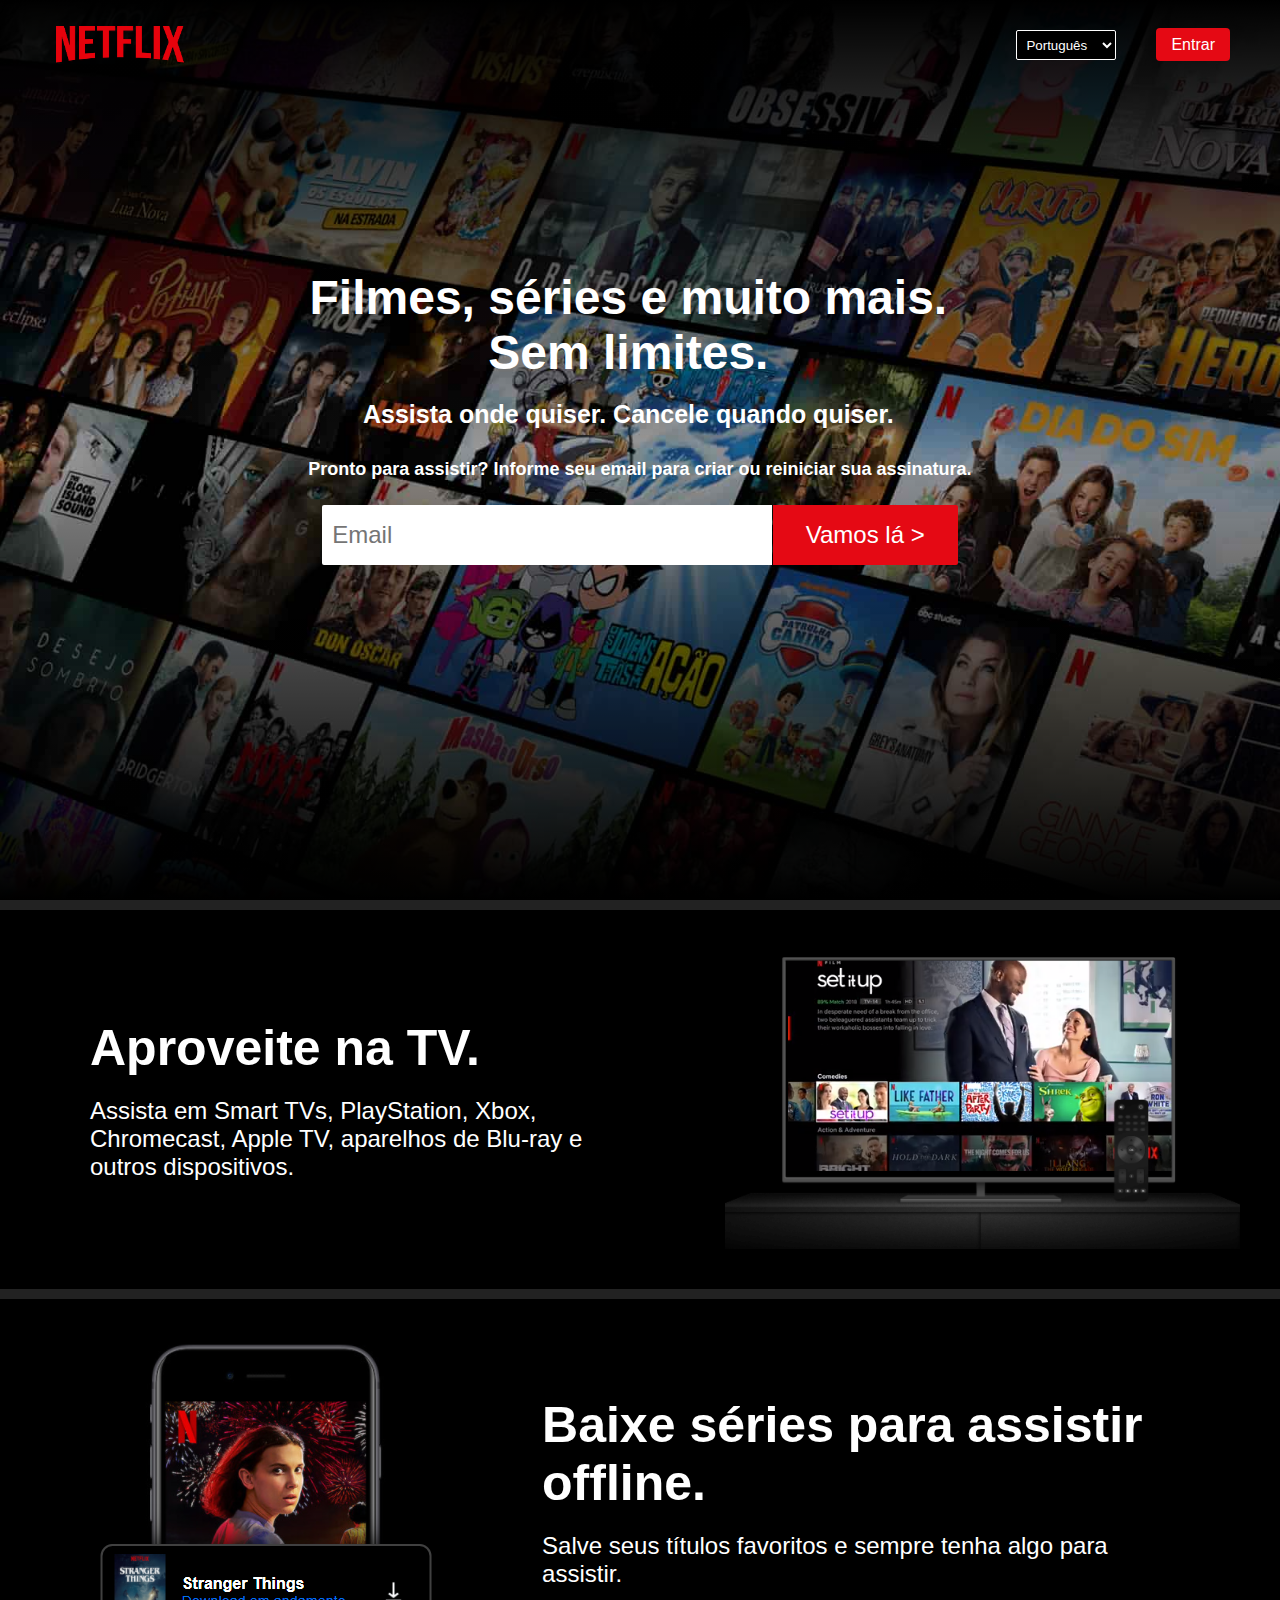
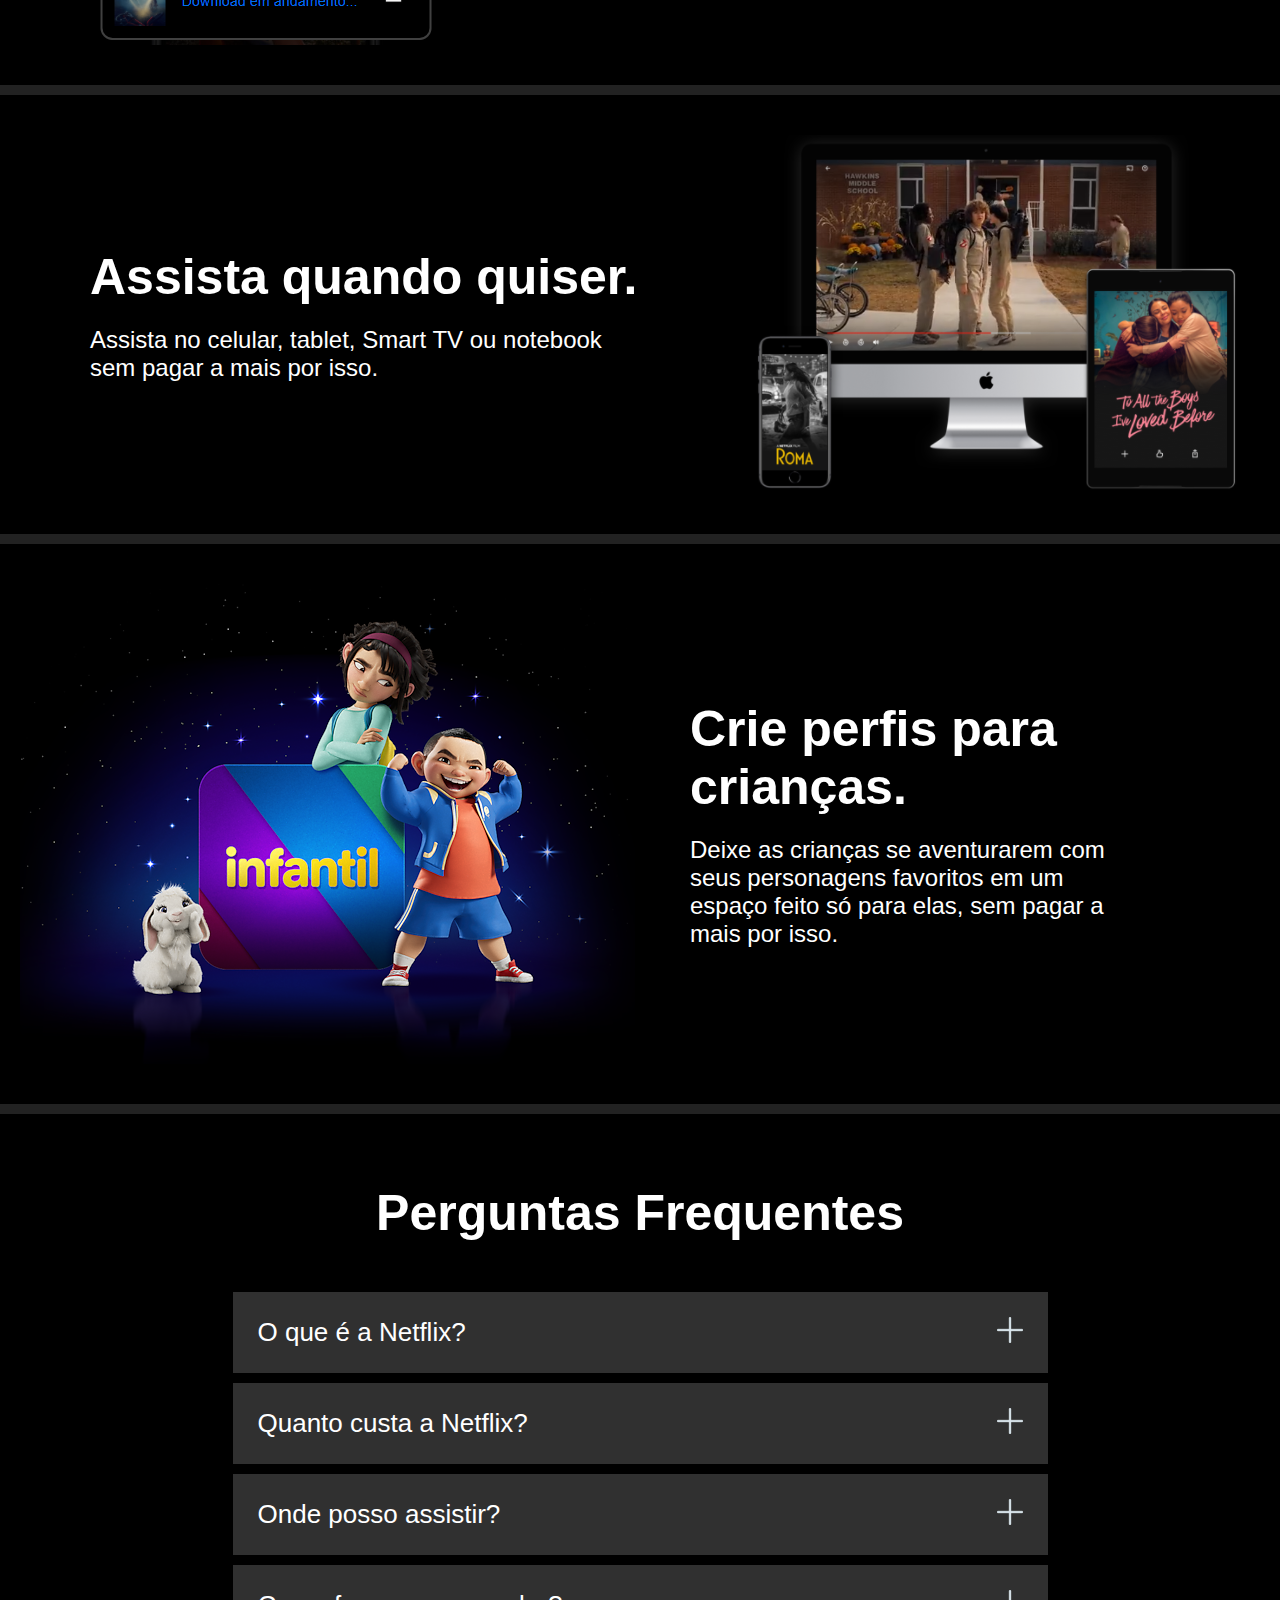
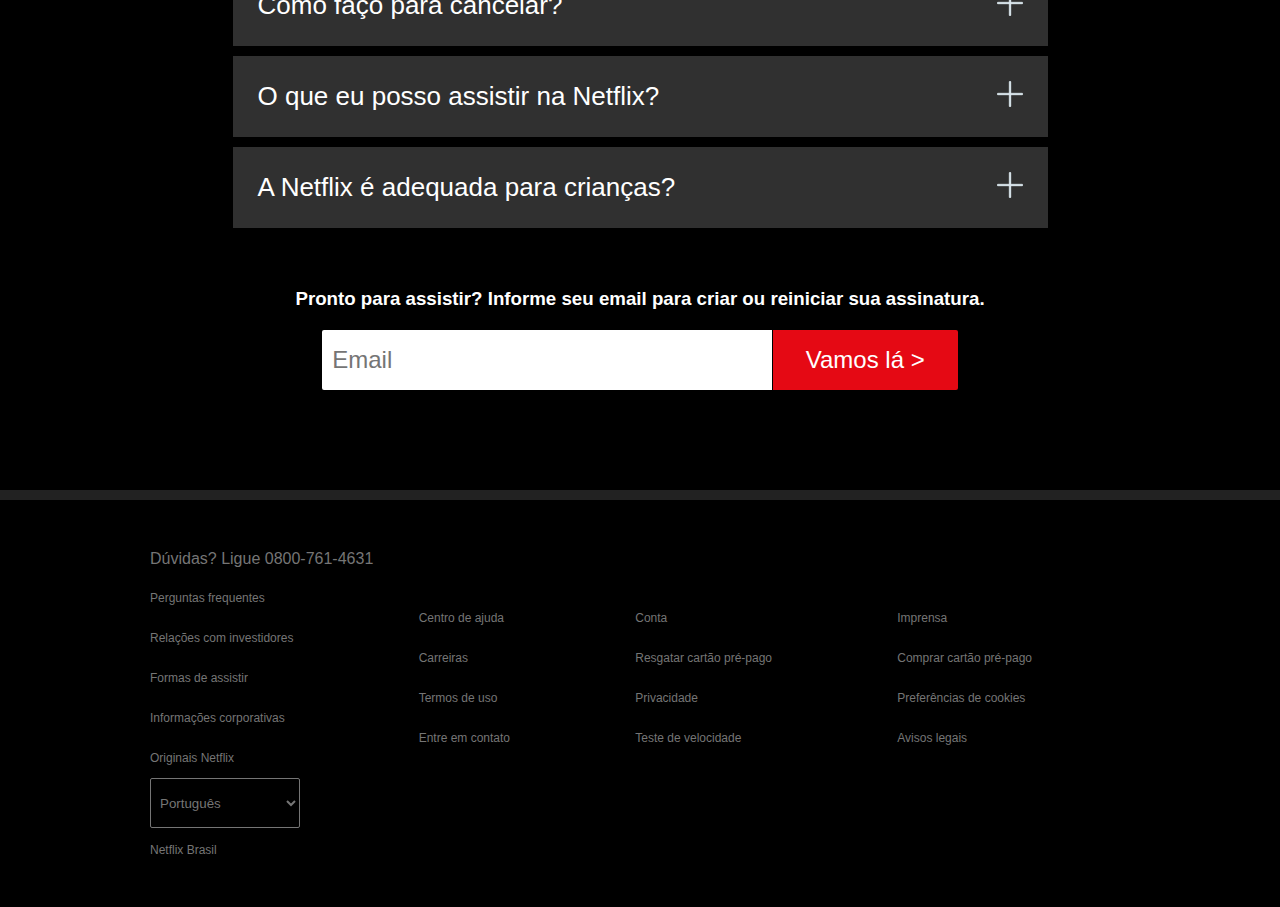
<file: index.html>
<!DOCTYPE html>
<html lang="pt-br">

<head>
    <meta charset="UTF-8">
    <meta http-equiv="X-UA-Compatible" content="IE=edge">
    <meta name="viewport" content="width=device-width, initial-scale=1.0">
    <link rel="shortcut icon" href="./assets/img/netflix-icon.jpg" type="image/x-icon">
    <link rel="stylesheet" href="./css/index.css">

    <title>Netflix Clone</title>
</head>

<body>
    <div class="container-main">
        <header>
            <img src="./assets/img/logo.png" alt="Logo">

            <nav>
                <ul>
                    <li>
                        <select>
                            <option>Português</option>
                            <option>Inglês</option>
                        </select>
                    </li>
                    <li>
                        <a href="login.html">Entrar</a>
                    </li>
                </ul>
            </nav>
        </header>

        <div class="content-main">
            <div class="title-main">
                <h1>Filmes, séries e muito mais. Sem limites.</h1>
                <h2>Assista onde quiser. Cancele quando quiser.</h2>
            </div>

            <h3>Pronto para assistir? Informe seu email para criar ou reiniciar sua assinatura.</h3>

            <form>
                <input type="text" placeholder="Email">
                <button>Vamos lá ></button>
            </form>
        </div>
    </div>

    <section class="devices">
        <div class="device">
            <div class="device-title">
                <h1>Aproveite na TV.</h1>
                <h2>Assista em Smart TVs, PlayStation, Xbox, Chromecast, Apple TV, aparelhos de Blu-ray e outros dispositivos.</h2>
            </div>
            <div class="images">
                <img src="./assets/img/tv.png" class="tv-device">
            </div>
        </div>
        <div class="device">
            <div class="images">
                <img src="./assets/img/mobile.png" class="mobile-device">
            </div>
            <div class="device-title">
                <h1>Baixe séries para assistir offline.</h1>
                <h2>Salve seus títulos favoritos e sempre tenha algo para assistir.</h2>
            </div>
        </div> 
        <div class="device">
            <div class="device-title">
                <h1>Assista quando quiser.</h1>
                <h2>Assista no celular, tablet, Smart TV ou notebook sem pagar a mais por isso.</h2>
            </div>

            <div class="images">
                <img src="./assets/img/pc.png" class="pc-device">
            </div>
        </div>
        <div class="device">
            <div class="images">
                <img src="./assets/img/kids.png" class="mobile-device">
            </div>
            <div class="device-title">
                <h1>Crie perfis para crianças.</h1>
                <h2>Deixe as crianças se aventurarem com seus personagens favoritos em um espaço feito só para elas, sem pagar a mais por isso.</h2>
            </div>
        </div>
    </section>

    <section class="faq">
        <div class="container-faq">
            <h2>Perguntas Frequentes</h2>
            
            <ul>
                <li>
                    O que é a Netflix? <img class="mais" src="./assets/img/mais.png">
                    <div class="resposta">A Netflix é um serviço de streaming que oferece uma ampla variedade de séries, filmes e documentários premiados em milhares de aparelhos conectados à internet.

                        Você pode assistir a quantos filmes e séries quiser, quando e onde quiser – tudo por um preço mensal acessível. Aqui você sempre encontra novidades. A cada semana, adicionamos novas séries e filmes.</div>
                </li>
                <li>
                    Quanto custa a Netflix? <img class="mais" src="./assets/img/mais.png">
                    <div class="resposta">Assista à Netflix no seu celular, tablet, Smart TV, notebook ou aparelho de streaming por uma taxa mensal única. Os planos variam de R$18,90 a R$55,90 por mês. Sem contrato nem taxas extras.</div>
                </li>
                <li>
                    Onde posso assistir? <img class="mais" src="./assets/img/mais.png">
                    <div class="resposta">Assista onde quiser, quando quiser. Faça login com sua conta Netflix em netflix.com para começar a assistir no computador ou em qualquer aparelho conectado à Internet compatível com o aplicativo Netflix, como Smart TVs, smartphones, tablets, aparelhos de streaming e videogames.

                        Você também pode baixar a sua série favorita com o aplicativo Netflix para iOS, Android ou Windows 10. Use downloads para levar a Netflix para onde quiser sem precisar de conexão com a Internet. Leve a Netflix com você para qualquer lugar.</div>
                </li>
                <li>
                    Como faço para cancelar? <img class="mais" src="./assets/img/mais.png">
                    <div class="resposta">A Netflix é flexível. Não há contratos nem compromissos. Você pode cancelar a sua conta na internet com apenas dois cliques. Não há taxa de cancelamento – você pode começar ou encerrar a sua assinatura a qualquer momento.</div>
                </li>
                <li>
                    O que eu posso assistir na Netflix? <img class="mais" src="./assets/img/mais.png">
                    <div class="resposta">A Netflix tem um grande catálogo de filmes, documentários, séries, originais Netflix premiados e muito mais. Assista o quanto quiser, quando quiser.</div>
                </li>
                <li>
                    A Netflix é adequada para crianças? <img class="mais" src="./assets/img/mais.png">
                    <div class="resposta">A Netflix oferece um catálogo específico para crianças, com conteúdos adequados para diferentes faixas etárias. Além disso, é possível criar perfis separados para crianças, com restrições de conteúdo configuradas pelos pais ou responsáveis.</div>
                </li>
            </ul>

            <h3>Pronto para assistir? Informe seu email para criar ou reiniciar sua assinatura.</h3>
            
            <form>
                <input type="text" placeholder="Email">
                <button>Vamos lá ></button>
            </form>
        </div>
    </section>

    <footer>
        <div class="container-footer">
            <p>Dúvidas? Ligue 0800-761-4631</p>
            
            <div class="listas">
                <ul>
                    <li><a href="#">Perguntas frequentes</a></li>
                    <li><a href="#">Relações com investidores</a></li>
                    <li><a href="#">Formas de assistir</a></li>
                    <li><a href="#">Informações corporativas</a></li>
                    <li><a href="#">Originais Netflix</a></li>
                </ul>
                
                <ul>
                    <li><a href="#">Centro de ajuda</a></li>
                    <li><a href="#">Carreiras</a></li>
                    <li><a href="#">Termos de uso</a></li>
                    <li><a href="#">Entre em contato</a></li>
                </ul>
                
                <ul>
                    <li><a href="#">Conta</a></li>
                    <li><a href="#">Resgatar cartão pré-pago</a></li>
                    <li><a href="#">Privacidade</a></li>
                    <li><a href="#">Teste de velocidade</a></li>
                </ul>
                
                <ul>
                    <li><a href="#">Imprensa</a></li>
                    <li><a href="#">Comprar cartão pré-pago</a></li>
                    <li><a href="#">Preferências de cookies</a></li>
                    <li><a href="#">Avisos legais</a></li>
                </ul>
            </div>
            
            <select>
                <option>Português</option>
                <option>Inglês</option>
            </select>
            
            <p>Netflix Brasil</p>
        </div>
    </footer>

    <script src="./js/owl/index.js"></script>
</body>

</html>
</file>
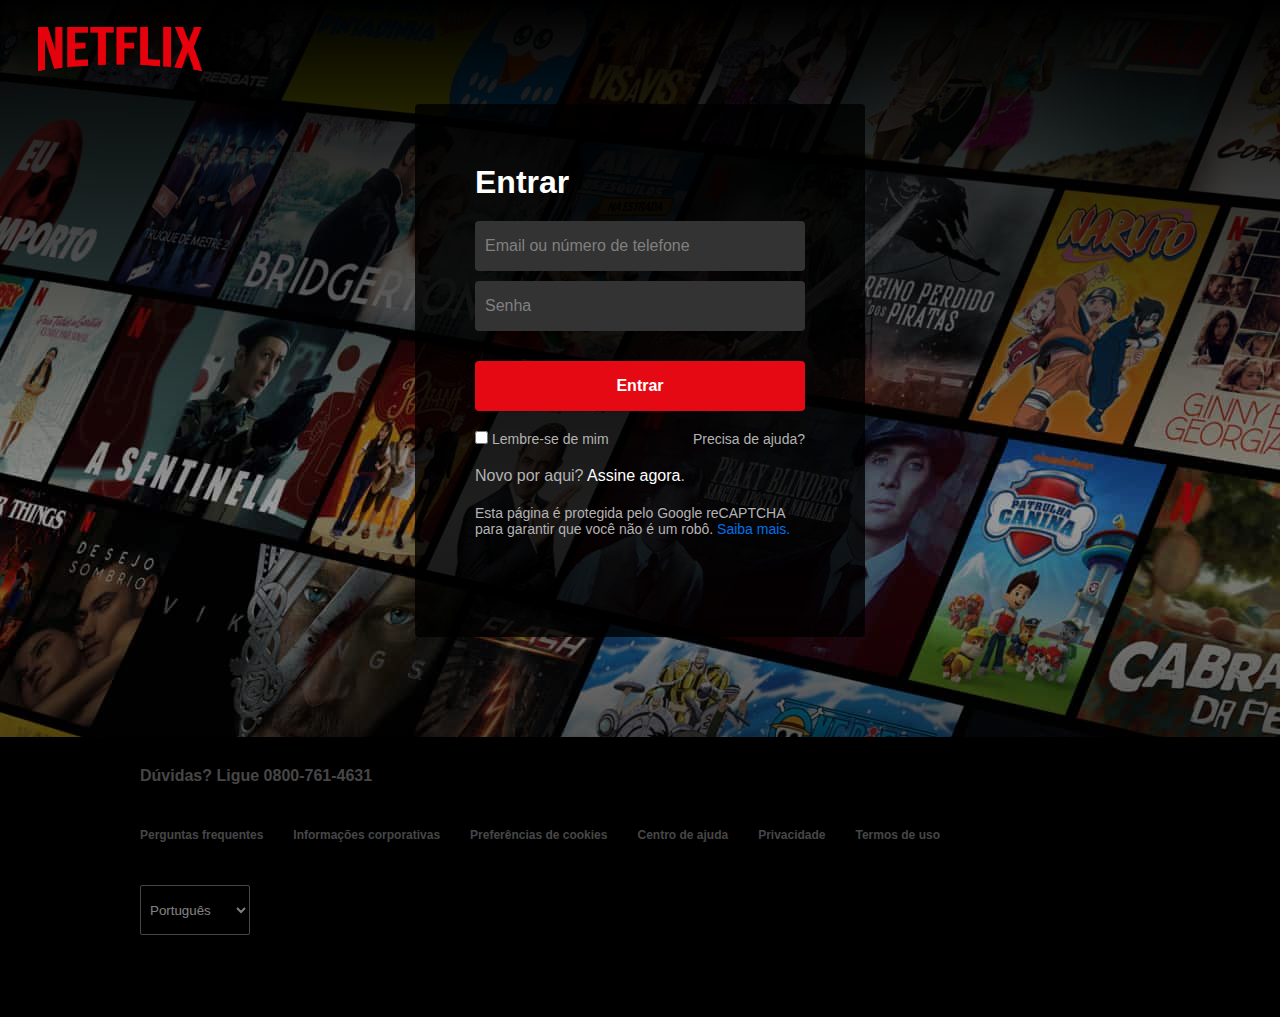
<file: login.html>
<!DOCTYPE html>
<html lang="pt-br">

<head>
    <meta charset="UTF-8">
    <meta http-equiv="X-UA-Compatible" content="IE=edge">
    <meta name="viewport" content="width=device-width, initial-scale=1.0">
    <link rel="shortcut icon" href="./assets/img/netflix-icon.jpg" type="image/x-icon">
    <link rel="stylesheet" href="./css/login.css">
    <title>Netflix Clone</title>
</head>

<body>
    <div class="container">
        <header>
            <img src="./assets/img/logo.png" alt="Logo">
        </header>

        <div class="container-login">
            <h1>Entrar</h1>

            <form action="">
                <input type="text" placeholder="Email ou número de telefone">
                <input type="password" placeholder="Senha">
                <button type="submit" id="btnEntrar">Entrar</button>
            </form>

            <div class="help">
                <div>
                    <input type="checkbox" id="rememberMe">
                    <label for="rememberMe">Lembre-se de mim</label>
                </div>
                <a href="">Precisa de ajuda?</a>
            </div>

            <div class="connect">
                <p>Novo por aqui? <span id="span01">Assine agora</span>.</p>
                <p>
                    Esta página é protegida pelo Google reCAPTCHA para garantir que você não é um robô.
                    <span id="span02">Saiba mais.</span>
                </p>
            </div>
        </div>

        <footer>
            <div class="container-footer">
                <p>Dúvidas? <a href="">Ligue 0800-761-4631</a></p>

                <div class="listas">
                    <ul>
                        <li><a href="">Perguntas frequentes</a></li>
                        <li><a href="">Informações corporativas</a></li>
                        <li><a href="">Preferências de cookies</a></li>
                        <li><a href="">Centro de ajuda</a></li>
                        <li><a href="">Privacidade</a></li>
                        <li><a href="">Termos de uso</a></li>
                    </ul>
                </div>

                <select>
                    <option>Português</option>
                    <option>Inglês</option>
                </select>
            </div>
        </footer>
    </div>
    <script src="./js/login.js"></script>
</body>

</html>
</file>
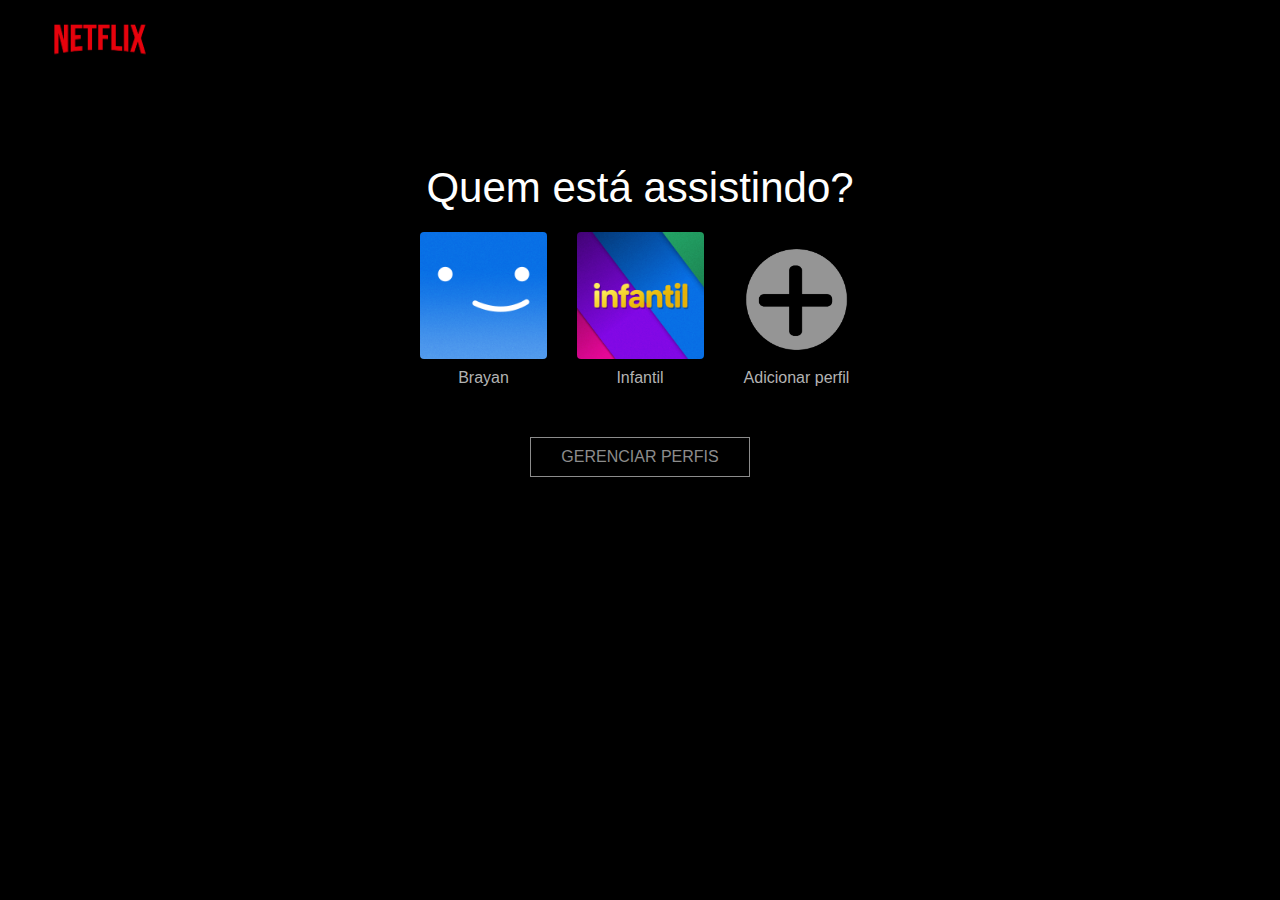
<file: user.html>
<!DOCTYPE html>
<html lang="pt-br">

<head>
    <meta charset="UTF-8">
    <meta http-equiv="X-UA-Compatible" content="IE=edge">
    <meta name="viewport" content="width=device-width, initial-scale=1.0">
    <link rel="shortcut icon" href="./assets/img/netflix-icon.jpg" type="image/x-icon">
    <link rel="stylesheet" href="./css/user.css">
    <title>Netflix Clone</title>
</head>

<body>
    <header>
        <img src="./assets/img/logo.png" alt="Logo">
    </header>

    <div class="container">
        <h1>Quem está assistindo?</h1>

        <div class="card-users">
            <div class="card">
                <a href="home-user.html">
                    <img src="./assets/img/perfil01.png" alt="Perfil 01">
                    <p>Brayan</p>
                </a>
            </div>

            <div class="card">
                <a href="">
                    <img src="./assets/img/perfil02.png" alt="Perfil 02">
                    <p>Infantil</p>
                </a>
            </div>

            <div class="card">
                <a href="">
                    <img src="./assets/img/perfil03.png" alt="Adicionar Perfil">
                    <p>Adicionar perfil</p>
                </a>
            </div>
        </div>

        <a href="">Gerenciar Perfis</a>
    </div>
</body>

</html>
</file>
<file: css/index.css>
*{
    margin: 0;
    padding: 0;
    box-sizing: border-box;
    font-family: sans-serif;
}

:root{
    --red: #E50914;
    --white: #FFFFFF;
    --black: #000000;
    --gray: gray;
}

.container-main{
	background-image: linear-gradient(rgba(0, 0, 0, 1), rgba(0, 0, 0, 0.2), rgba(0, 0, 0, 1)), url('/assets/img/background.jpg');
	background-size: cover;
    display: flex;
    flex-direction: column;
    justify-content: space-between;
    align-items: center;
    height: 100vh;
}

.container-main header {
    display: flex;
    justify-content: space-between;
    width: 100%;
    padding: 20px 50px;
}

.container-main header img{
    width: 140px;
    height: 50px;
}

.container-main header nav{
    display: flex;
    justify-content: flex-end;
}

.container-main header nav ul{
    display: flex;
    justify-content: flex-end;
    align-items: center;
}

.container-main header nav ul li{
    width: 100%;
    list-style: none;
}

.container-main header nav ul li a{
    text-decoration: none;
    padding: 8px 15px;
    background-color: var(--red);
    color: var(--white);
    border-radius: 4px;
}

.container-main header nav ul li select{
    margin-right: 40px;
    height: 30px;
    width: 100px;
    padding: 5px;
    background-color: rgba(0, 0, 0, 1);
    border: 1px solid var(--white);
    color: var(--white);
    border-radius: 2px;
}

.container-main header nav ul li select option{
    background-color: var(--gray);
}

.content-main{
    display: flex;
    flex-direction: column;
    text-align: center;
    height: 70%;
}

.title-main{
    color: var(--white);
    font-size: 24px;
    max-width: 640px;
}

.title-main h2{
    margin-top: 20px;
    font-size: 25px;
}

.content-main h3{
    margin: 30px auto 5px auto;
    color: var(--white);
    font-size: 18px;
}

form{
    color: var(--white);
    text-align: center;
    width: 100%;
}

form input{
    height: 60px;
    width: 450px;
    margin: 20px -4px auto auto;
    font-size: 24px;
    padding: 10px;
    outline: none;
    border: none;
    border-top-left-radius: 2px;
    border-bottom-left-radius: 2px;
}

form button{
    height: 60px;
    width: 185px;
    font-size: 24px;
    background-color: var(--red);
    color: var(--white);
    border: none;
    outline: none;
    cursor: pointer;
    border-top-right-radius: 2px;
    border-bottom-right-radius: 2px;
}

.devices,
.faq{
    background-color: var(--black);
    border-bottom: 10px solid #222;
}

.device{
    display: flex;
    justify-content: center;
    align-items: center;
    border-top: 10px solid #222;
    color: var(--white);
    padding: 40px;
}

.device-title{
    display: flex;
    flex-direction: column;
    align-items: flex-start;
    justify-content: center;
    width: 80%;
    height: 100%;
    padding: 50px;
}

.device-title h1{
    font-size: 50px;
    margin-bottom: 20px;
}

.device-title h2{
    font-size: 24px;
    font-weight: 200;
    width: 90%;
}

.images{
    display: flex;
    align-items: center;
    justify-content: center;
    width: 50%;
}

.container-faq{
    display: flex;
    flex-direction: column;
    justify-content: center;
    align-items: center;
    color: var(--white);
    margin-bottom: 100px;
}

.container-faq h2{
    margin: 70px 0 50px 0;
    font-size: 50px;
}

.container-faq ul{
    margin-bottom: 50px;
}

.container-faq ul li{
    display: flex;
    justify-content: space-between;
    background-color: #303030;
    list-style: none;
    margin-bottom: 10px;
    padding: 25px;
    width: 815px;
    font-size: 26px;
    cursor: pointer;
}

.container-faq ul li img{
    height: 26px;
}

footer{
    background-color: var(--black);
    color: #757575;
}

.container-footer{
    display: flex;
    flex-direction: column;
    justify-content: center;
    align-items: flex-start;
    padding: 50px 150px;
}

.container-footer p:nth-child(1){
    margin-bottom: 10px;
}

.container-footer p:nth-child(4){
    font-size: 12px;
}

footer .listas{
    display: flex;
    flex-wrap: wrap;
    justify-content: space-between;
    align-items: center;
    line-height: 40px;
    width: 90%;
    font-size: 12px;
}

footer .listas ul li{
    list-style: none;
}

footer .listas ul li a{
    text-decoration: none;
    color: #757575;
}

.container-footer select{
    height: 50px;
    width: 150px;
    padding: 5px;
    background-color: rgba(0, 0, 0, 1);
    border: 1px solid #757575;
    color: #757575;
    border-radius: 2px;
    margin-bottom: 15px;
}

.container-footer select option{
    background-color: var(--black);
}

@media (max-width: 450px){
    .container-main{
        background-position: center;
        height: 100vh;
    }

    .container-main header {
        padding: 20px 15px;
    }

    .container-main header img {
        width: 100px;
        height: 35px;
    }

    .container-main header nav ul li select {
        margin-right: 20px;
    }

    .content-main {
        justify-content: end;
        height: 80%;
    }

    .content-main h3 {
        font-size: 17px;
        text-align: center;
        width: 60%;
    }

    .title-main h1 {
        font-size: 32px;
    }

    .title-main h2 {
        margin-top: 20px;
        font-size: 18px;
    }

    form input {
        height: 45px;
        width: 90%;
        margin: 20px 0px 10px auto;
        font-size: 18px;
        border-top-right-radius: 2px;
        border-bottom-right-radius: 2px;
    }

    form button {
        height: 45px;
        width: 140px;
        font-size: 18px;
        border-top-left-radius: 2px;
        border-bottom-left-radius: 2px;
    }

    .device{
        flex-direction: column;
    }

    .device-title {
        align-items: center;
        text-align: center;
        height: 100%;
        width: 100%;
        padding: 0;
    }

    .device-title h1 {
        font-size: 28px;
    }

    .device-title h2 {
        font-size: 18px;
        text-align: center;
    }

    .images{
        width: 100%;
    }
    
    .tv-device{
        width: 360px;
        margin-top: 20px;
    }

    .device:nth-child(2),
    .device:nth-child(4){
        flex-direction: column-reverse;
    }

    .mobile-device{
        width: 290px;
        margin-top: 20px;
    }

    .pc-device{
        width: 290px;
        margin-top: 20px;
    }

    .container-faq h2 {
        font-size: 28px;
    }

    .container-faq ul {
        width: 100%;
    }

    .container-faq ul li{
        width: 100%;
        font-size: 18px;
    }

    .container-faq ul li img {
        height: 18px;
    }

    .container-faq h3 {
        font-size: 17px;
        text-align: center;
        font-weight: 100;
        width: 60%;
    }

    .container-footer {
        padding: 38px 38px;
        font-size: 14px;
    }

}

@media (min-width: 451px) and (max-width: 875px){ 
    .content-main {
        height: 80%;
    }

    .content-main h3 {
        width: 60%;
    }

    .title-main h1 {
        font-size: 34px;
    }

    .title-main h2 {
        margin-top: 20px;
        font-size: 22px;
    }

    form input {
        height: 45px;
        width: 80%;
        margin: 20px 0px 10px auto;
        font-size: 18px;
    }

    form button {
        height: 45px;
        width: 140px;
        font-size: 18px;
    }

    .device{
        flex-direction: column;
    }
    
    .device-title {
        align-items: center;
        text-align: center;
        height: 100%;
        width: 80%;
        padding: 0;
    }
    
    .device-title h1 {
        font-size: 30px;
    }
    
    .device-title h2 {
        font-size: 22px;
        text-align: center;
    }
    
    .images{
        width: 80%;
    }
    
    .tv-device{
        width: 430px;
        margin-top: 20px;
    }
    
    .device:nth-child(2),
    .device:nth-child(4){
        flex-direction: column-reverse;
    }
    
    .mobile-device{
        width: 290px;
        margin-top: 20px;
    }
    
    .pc-device{
        width: 390px;
        margin-top: 20px;
    }
    
    .container-faq h2 {
        font-size: 28px;
    }
    
    .container-faq ul {
        width: 80%;
    }

    .container-faq ul li{
        width: 100%;
        font-size: 18px;
    }

    .container-faq ul li img {
        height: 18px;
    }

    .container-faq h3 {
        font-size: 17px;
        text-align: center;
        font-weight: 100;
        width: 60%;
    }

    .container-faq form{
        width: 80%;
    }
    
    .container-faq form input {
        height: 45px;
        width: 80%;
        margin: 20px 0px 10px auto;
        font-size: 18px;
    }

    .container-faq form button {
        height: 45px;
        width: 140px;
        font-size: 18px;
    }

    .container-footer {
        padding: 38px 38px;
        font-size: 16px;
    }

    .container-footer .listas {
        font-size: 14px;
    }
    
}
.resposta {
    display: none;
}

.mostrar {
    display: block;
}
</file>
<file: css/login.css>
*{
    margin: 0;
    padding: 0;
    box-sizing: border-box;
    font-family: sans-serif;
}

:root{
    --red: #E50914;
    --white: #FFFFFF;
    --black: #000000;
}

.container{
	background-image: linear-gradient(rgba(0, 0, 0, 1), rgba(0, 0, 0, 0.2), rgba(0, 0, 0, 1)), url('/assets/img/background2.jpg');
    display: flex;
    flex-direction: column;
    align-items: center;
}

.container header {
    align-self: baseline;
    padding: 20px 30px;
}

.container header img{
    width: 180px;
    height: 60px;
}

.container-login{
    background-color: rgba(0, 0, 0, .8);
    border-radius: 4px;
    max-width: 450px;
    height: 100%;
    padding: 60px;
    margin-bottom: 100px;
}

.container-login h1{
    color: var(--white);
    margin-bottom: 20px;
}

.container-login form{
    display: flex;
    flex-direction: column;
    border-radius: 4px;
}

.container-login form input{
    background-color: #333;   
    color: var(--white);
    border: none;
    border-radius: 4px;
    outline: none;
    height: 50px;
    padding: 10px;
    font-size: 16px;
    margin-bottom: 10px;
}

.container-login form input::placeholder{
    color: gray;
}

.container-login form button{
    margin-top: 20px;
    height: 50px;
    cursor: pointer;
    background-color: var(--red);
    color: var(--white);
    border: none;
    border-radius: 4px;
    font-size: 16px;
    font-weight: bold;
}

.help{
    display: flex;
    justify-content: space-between;
    color: #b3b3b3;
    margin-top: 20px;
    font-size: 14px;
}

.help a{
    text-decoration: none;
    color: #b3b3b3;
}

.help a:hover{
    text-decoration: underline;
}

.connect{
    display: flex;
    flex-direction: column;
    justify-content: space-between;
    color: #b3b3b3;
    margin: 20px 0 40px 0;
    height: 70px;
}

.container-login .facebook{
    text-decoration: none;
    color: #b3b3b3;
    font-size: 14px;
}

.icon{
    margin-top: 50px;
    width: 20px;
    border-radius: 2px;
}

.connect p:nth-child(2){
    text-decoration: none;
    font-size: 14px;
}

#span01,
#span02{
    color: var(--white);
    cursor: pointer;
}

#span02{
    color: #0071eb;
}

#span01:hover,
#span02:hover{
    text-decoration: underline;
}

footer{
    display: flex;
    justify-content: center;
    align-items: center;
    width: 100%;
    background-color: var(--black);
}

.container-footer{
    color: #8c8c8c;
    opacity: .5;
    height: 280px;
    padding: 30px 100px;
    font-weight: 600;
    width: 100%;
}

.container-footer a{
    text-decoration: none;
    color: #8c8c8c;
    font-weight: 600;
}

.container-footer a:hover{
    text-decoration: underline;
}

.listas ul{
    display: flex;
    flex-wrap: wrap;
    justify-content: space-between;
    align-items: center;
    list-style: none;
    height: 100px;
    width: 80%;
    font-size: 12px;
}

.container-footer select{
    margin-right: 40px;
    height: 50px;
    width: 110px;
    padding: 5px;
    background-color: rgba(0, 0, 0, 1);
    border: 1px solid #8c8c8c;
    color: var(--white);
    border-radius: 2px;
}

.container-footer select option{
    background-color: gray;
}


@media (max-width: 735px){
    .container{
        background-image: none;
        background-color: var(--black);
    }

    .container header {
        padding: 10px 0px 15px 10px;
    }

    .container-login {
        max-width: 90%;
        padding: 60px 0;
    }

    footer {
        border-top: 2px solid #b3b3b3;
    }
    
    .container-footer {
        color: #8c8c8c;
        opacity: 1;
        padding: 30px 20px;
    }

    .container-footer select{
        border-radius: 2px;
        color: #8c8c8c;
    }

    .container-footer select option{
        background-color: var(--black);
    }
}

@media (min-width: 1200px){
    .container-footer{
        max-width: 1200px;
    }
}
</file>
<file: css/user.css>
*{
    margin: 0;
    padding: 0;
    box-sizing: border-box;
    font-family: sans-serif;
}

:root{
    --red: #E50914;
    --white: #FFFFFF;
    --black: #000000;
}

body{
    background-color: var(--black);
}

header{
    padding: 20px 0 0 50px;
}

header img{
    height: 40px;
    width: 100px;
}

.container{
    display: flex;
    flex-wrap: wrap;
    flex-direction: column;
    justify-content: center;
    align-items: center;
    margin-top: 100px;
    color: var(--white);
}

.container h1{
    font-size: 42px;
    font-weight: 100;
    margin: 0 0 20px 0;
}

.card-users{
    display: flex;
    flex-wrap: wrap;
    justify-content: space-between;
    align-items: center;
    width: 440px;
}

.card a{
    display: flex;
    flex-direction: column;
    align-items: center;
    text-decoration: none;
    color: #b3b3b3;
}

.card a img{
    margin-bottom: 10px;
    height: 127px;
    width: 127px;
    border-radius: 4px;
}

.card > a > img:hover{
    border: 2px solid var(--white);
}

.card > a:hover{
    color: var(--white);
}

.card > a > img:hover:nth-child(1){
    background-color: #fff;
}

.container a:nth-child(3){
    text-decoration: none;
    color: #8c8c8c;
    border: 1px solid #8c8c8c;
    padding: 10px 30px;
    margin-top: 50px;
    text-align: center;
    text-transform: uppercase;
}

.container a:hover:nth-child(3){
    border: 1px solid var(--white);
    color: var(--white);
}


@media(max-width: 450px){
    header {
        padding: 15px 0 0 15px;
    }

    .container h1 {
        font-size: 32px;
        text-align: center;
    }

    .card{
        margin: 10px;
    }

    .card-users {
        justify-content: space-around;
        align-items: center;
        width: 80%;
    }
}
</file>
